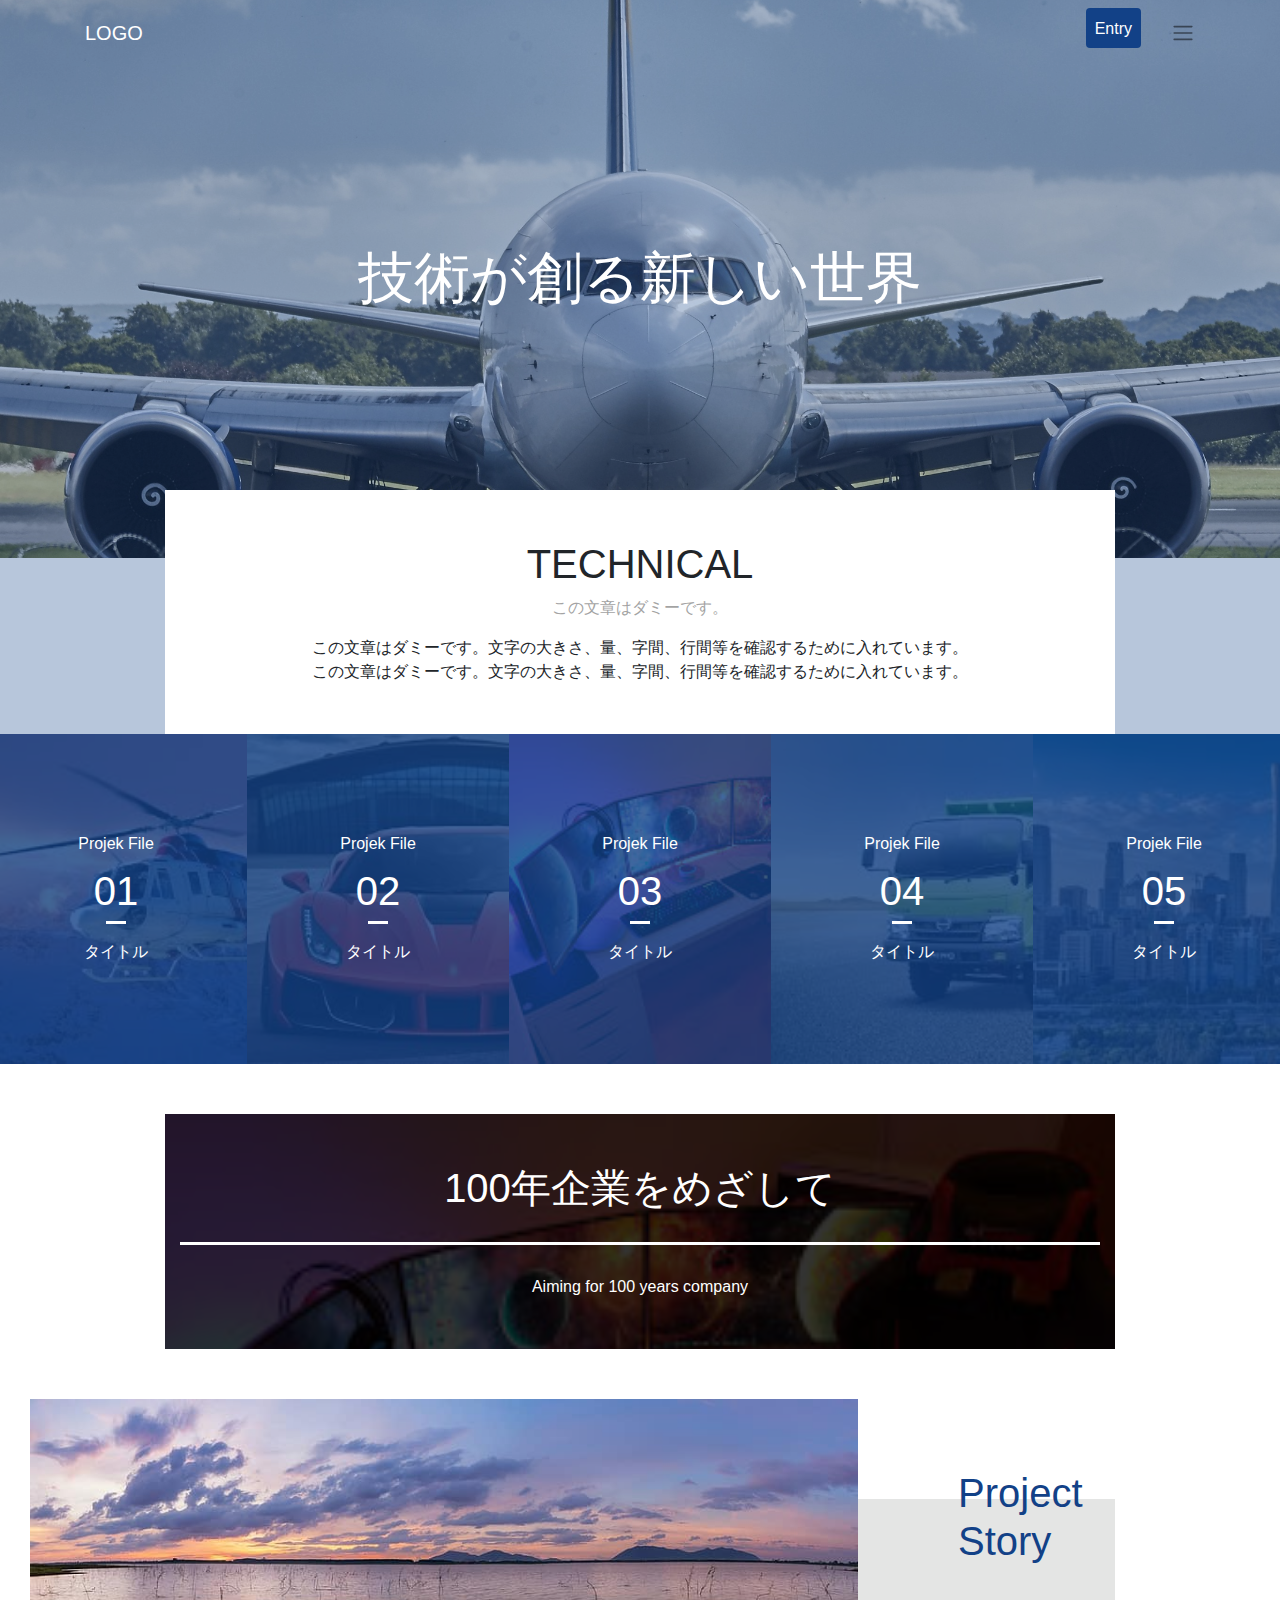
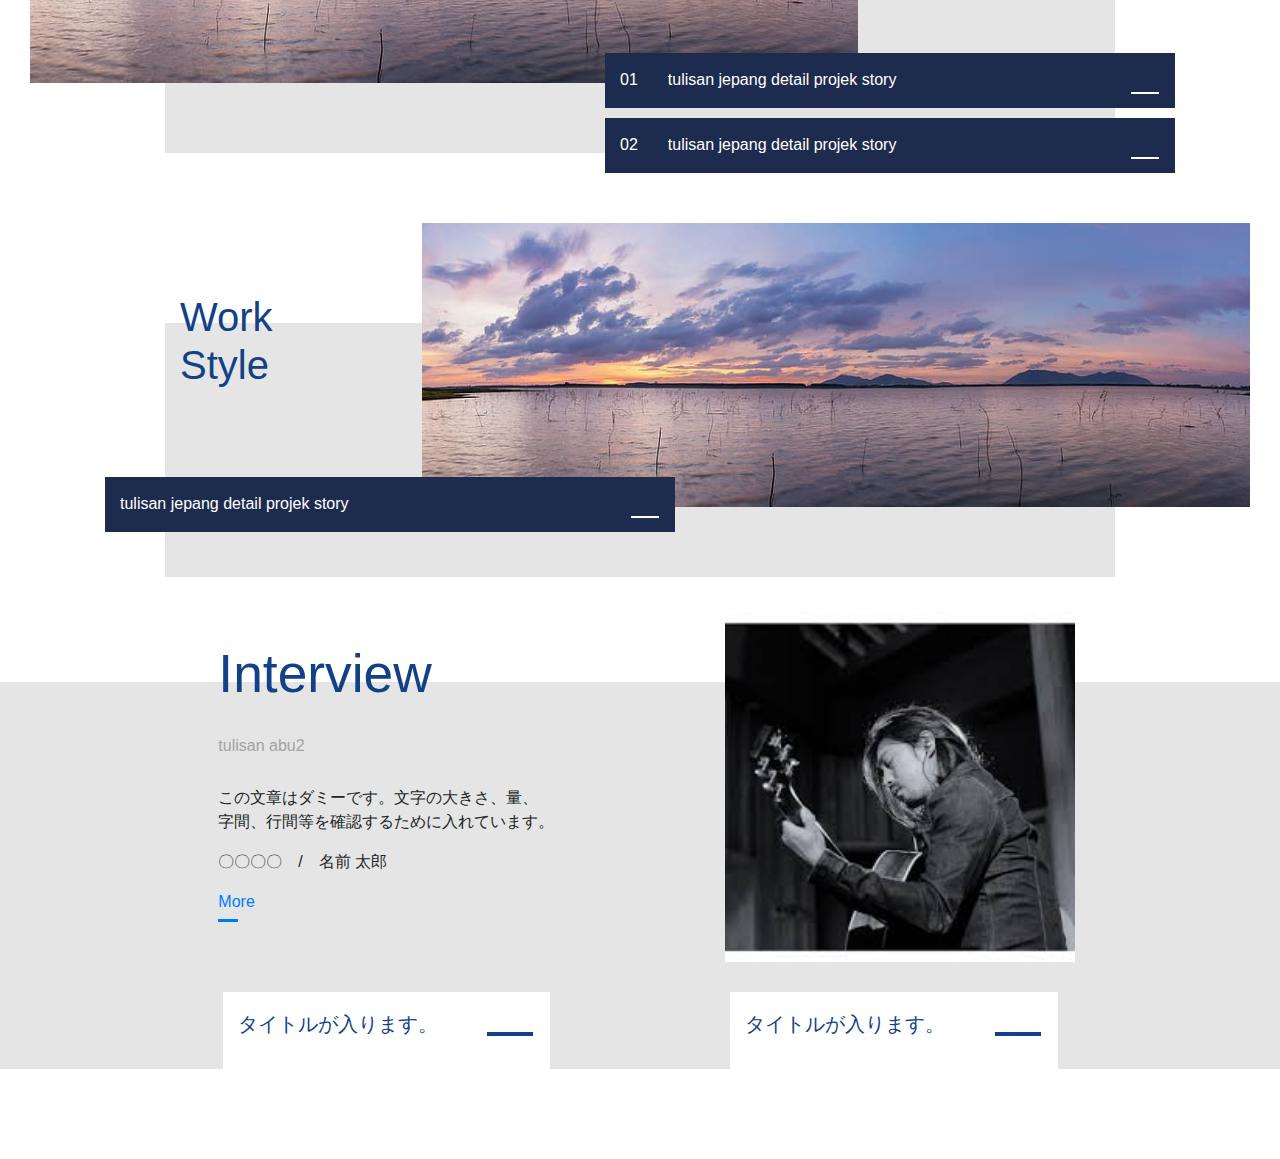
<file: 035/index.html>
<!doctype html>
<html lang="en">
  <head>
    <!-- Required meta tags -->
    <meta charset="utf-8">
    <meta name="viewport" content="width=device-width, initial-scale=1, shrink-to-fit=no">

    <!-- Bootstrap CSS -->
    <link rel="stylesheet" href="https://stackpath.bootstrapcdn.com/bootstrap/4.5.2/css/bootstrap.min.css" integrity="sha384-JcKb8q3iqJ61gNV9KGb8thSsNjpSL0n8PARn9HuZOnIxN0hoP+VmmDGMN5t9UJ0Z" crossorigin="anonymous">

    <!-- my css -->
    <link rel="stylesheet" href="style.css">

    <title>Projek PABW</title>
  </head>
  <body>

  <!-- navbar -->
  <nav class="navbar navbar-expand-lg navbar-light">
    <div class="container">
      <a class="navbar-brand" href="#" style="color: white;">LOGO</a>
      <button class="navbar-toggler" type="button" data-toggle="collapse" data-target="#navbarNavAltMarkup" aria-controls="navbarNavAltMarkup" aria-expanded="false" aria-label="Toggle navigation">
        <span class="navbar-toggler-icon"></span>
      </button>
      <div class="collapse navbar-collapse" id="navbarNavAltMarkup">
        <div class="navbar-nav ml-auto">
          <a class="nav-link btn btn-biru" href="#" style="color: white;">Entry</a>
          <li class="nav-item dropdown">
            <a class="nav-link navbar-toggler-icon" href="#" id="navbarDropdown" role="button" data-toggle="dropdown" aria-haspopup="true" aria-expanded="false">
            </a>
            <div class="dropdown-menu" aria-labelledby="navbarDropdown">
              <a class="dropdown-item" href="#">Action</a>
              <a class="dropdown-item" href="#">Another action</a>
              <div class="dropdown-divider"></div>
              <a class="dropdown-item" href="#">Something else here</a>
            </div>
          </li>
        </div>
      </div>
    </div>
  </nav>
  <!-- akhir navbar -->

  <!-- jumbotron -->
  <div class="jumbotron jumbotron-fluid">
    <div class="container">
      <h1 class="display-4">技術が創る新しい世界</h1>
    </div>
  </div>
  <!-- akhir jumbotron -->

  <!-- info panel -->
  <div class="container">
    <div class="row justify-content-center">
      <div class="col-10 info-panel">
        <div class="row">
          <div class="col-lg">
            <h1>TECHNICAL</h1>
            <p style="color: #a3a3a3;">この文章はダミーです。</p>
            <p class="tpanelakhir">
              この文章はダミーです。文字の大きさ、量、字間、行間等を確認するために入れています。 <br>
              この文章はダミーです。文字の大きさ、量、字間、行間等を確認するために入れています。
            </p>
          </div>
        </div>
      </div>
    </div>
  </div>
  <!-- akhir info panel -->

  <!-- info projek -->
  <div class="row justify-content-center">
    <div class="col info-projek">
      <div class="row">
        <div class="col projek1">
          <h6>Projek File</h5>
          <p class="nomer">01</p>
          <p class="tprojekakhir">タイトル</p>
        </div>
        <div class="col projek2">
          <h6>Projek File</h5>
          <p class="nomer">02</p>
          <p class="tprojekakhir">タイトル</p>
        </div>
        <div class="col projek3">
          <h6>Projek File</h5>
          <p class="nomer">03</p>
          <p class="tprojekakhir">タイトル</p>
        </div>
        <div class="col projek4">
          <h6>Projek File</h5>
          <p class="nomer">04</p>
          <p class="tprojekakhir">タイトル</p>
        </div>
        <div class="col projek5">
          <h6>Projek File</h5>
          <p class="nomer">05</p> 
          <p class="tprojekakhir">タイトル</p>
        </div>
      </div>
    </div>
  </div>
  <!-- akhir info projek -->

  <!-- panel ke2 -->
  <div class="container">
    <div class="row justify-content-center">
      <div class="col-10 info-panel2">
        <div class="row">
          <div class="col-lg">
            <h1>100年企業をめざして</h1>
            <p class="tpanel2akhir">
              Aiming for 100 years company
            </p>
          </div>
        </div>
      </div>
    </div>
  </div>
  <!-- akhir panel ke2 -->

  <!-- projek story -->
  <div class="container">
    <div class="row justify-content-center">
      <div class="col-lg-10 projek-story">
        <div class="row">
          <div class="col-lg">
            <img src="img/img_story.jpg" alt="" class="float-left" style="margin-right: 100px;">
            <h1>Project <br>Story </h1>
          </div>
        </div>
      </div>
    </div>
    <div class="row justify-content-center">
      <div class="col-lg-6 panel-kecil">
        <p><span>01</span>tulisan jepang detail projek story</p>
        <img src="img/icon_line.png" alt="">
      </div>
    </div>
    <div class="row justify-content-center">
      <div class="col-lg-6 panel-kecil2">
        <p><span>02</span>tulisan jepang detail projek story</p>
        <img src="img/icon_line.png" alt="">
      </div>
    </div>
  </div>
  <!-- akhir projek story -->

  <!-- work style -->
  <div class="container">
    <div class="row justify-content-center">
      <div class="col-lg-10 work-style">
        <div class="row">
          <div class="col-lg">
            <img src="img/img_story.jpg" alt="" class="float-right" style="margin-left: 100px;">
            <h1>Work <br>Style </h1>
          </div>
        </div>
      </div>
    </div>
    <div class="row justify-content-center">
      <div class="col-lg-6 panel-kecilw">
        <p>tulisan jepang detail projek story</p>
        <img src="img/icon_line.png" alt="">
      </div>
    </div>
  </div>
  <!-- akhir work style -->

  <!-- interview -->
  
    <div class="row justify-content-center">
      <div class="col-lg-12 interview">
          <div class="row justify-content-center">
            <div class="col-lg-4">
              <h1> Interview </h1>
              <h6>tulisan abu2</h6>
              <p style="margin-top: 30px;">この文章はダミーです。文字の大きさ、量、 <br>
                字間、行間等を確認するために入れています。</p>
              <p>〇〇〇〇　/　名前  太郎</p>
              <a href="">More</a>
            </div>
            <div class="col-lg-4">
              <img src="img/img_orang.jpg" alt="">
            </div>
          </div>
          <div class="row justify-content-center" style="margin-bottom: -90px; padding-top: 30px;">
            <div class="col-lg-3 b1interview">
              <h5>タイトルが入ります。</h5>
              <img src="img/icon_linebiru.png" alt="" style="margin-bottom: 100px;">
            </div>
            <div class="col-lg-3 b2interview">
              <h5>タイトルが入ります。</h5>
              <img src="img/icon_linebiru.png" alt="">
            </div>
          </div>
      </div>
    </div>
  
  <!-- akhir interview -->
  

    <!-- Optional JavaScript -->
    <!-- jQuery first, then Popper.js, then Bootstrap JS -->
    <script src="https://code.jquery.com/jquery-3.5.1.slim.min.js" integrity="sha384-DfXdz2htPH0lsSSs5nCTpuj/zy4C+OGpamoFVy38MVBnE+IbbVYUew+OrCXaRkfj" crossorigin="anonymous"></script>
    <script src="https://cdn.jsdelivr.net/npm/popper.js@1.16.1/dist/umd/popper.min.js" integrity="sha384-9/reFTGAW83EW2RDu2S0VKaIzap3H66lZH81PoYlFhbGU+6BZp6G7niu735Sk7lN" crossorigin="anonymous"></script>
    <script src="https://stackpath.bootstrapcdn.com/bootstrap/4.5.2/js/bootstrap.min.js" integrity="sha384-B4gt1jrGC7Jh4AgTPSdUtOBvfO8shuf57BaghqFfPlYxofvL8/KUEfYiJOMMV+rV" crossorigin="anonymous"></script>
  </body> 
</html>
</file>
<file: 035/style.css>
/* jumbotron */
.jumbotron{
    background-image: url(img/img_jumbotron.jpg);
    background-size: cover;
    height: 150mm;
    margin-top: -75px;
    text-align: center;
}
.jumbotron .display-4{
    position: relative;
    z-index: 1;
    color: white;
    margin-top: 50mm;
}
.jumbotron::after{
    content: '';
    display: block;
    width: 100%;
    height: 100%;
    background-color:#124187 ;
    opacity: 30%;
    position: absolute;
    bottom: 0;
}

/* navbar */
.navbar{
    position: relative;
    z-index: 1;
}
.navbar-toggler-icon{
    color: #124187;
    height: 50px;
}
.btn-biru{
    background-color:#124187 ;
    height: 40px;
}
.nav-link{
    margin-left: 30px;
}

/* info panel */
.info-panel{
    background-color:white;
    text-align: center;
    margin-top: -100px;
}
.info-panel h1{
    margin-top: 50px;
}
.tpanelakhir{
    margin-bottom: 50px;
}

/* info projek */
.info-projek{
    text-align: center;
    position: relative;
    color: white;
}
.info-projek::after{
    content: '';
    display: block;
    width: 100%;
    height: 100%;
    background-color:#124187 ;
    opacity: 80%;
    position: absolute;
    bottom: 0;
    left:0;
}
.info-projek h6{
    margin-top: 100px;
    position: relative;
    z-index: 1;
}
.nomer{
    align-self: center;
    font-size: 30pt;
    position: relative;
    z-index: 1;
}
.nomer::after{
    content: '';
    display: block;
    border-bottom: 3px solid white;
    width: 20px;
    margin:auto;
}
.tprojekakhir{
    margin-bottom: 100px;
    position: relative;
    z-index: 1;
}
/* .garis{
    border-bottom: 3px solid white;
    width: 50px;
    margin-left: 100px;
} */

.projek1{
    background-image: url(img/img_projek1.jpg);
    background-size: cover;
}
.projek2{
    background-image: url(img/img_projek2.jpg);
    background-size: cover;
}
.projek3{
    background-image: url(img/img_projek3.jpg);
    background-size: cover;
}
.projek4{
    background-image: url(img/img_projek4.jpg);
    background-size: cover;
}
.projek5{
    background-image: url(img/img_projek5.jpg);
    background-size: cover;
}

/* info panel ke2 */
.info-panel2{
    background-image: url(img/img_projek3.jpg);
    background-size: cover;
    text-align: center;
    color: white;
    margin-top: 50px;
    margin-bottom: 50px;
}
.info-panel2 h1{
    margin-top: 50px;
    position: relative;
    z-index: 1;
}
.info-panel2 h1::after{ 
    content: '';
    display: block;
    border-bottom: 3px solid white;
    margin-top: 30px;
    margin-bottom: 30px;
}
.info-panel2 p{
    position: relative;
    z-index: 1;
}
.tpanel2akhir{
    margin-bottom: 50px;
    position: relative;
    z-index: 1;
}
.info-panel2::after{
    content: '';
    display: block;
    width: 100%;
    height: 100%;
    background-color:black ;
    opacity: 80%;
    position: absolute;
    bottom: 0;
    left:0;
}

/* projek story */
.projek-story{
    background-color:#e4e5e4;
    text-align: center;
    margin-top: 100px;
}
.projek-story h1{
    margin-top: -30px;
    color: #124187;
    text-align: left;
}
/* .projek-story::after{
    content: '';
    display: block;
    width: 100%;
    height: 100%;
    background-image: url(img/img_projek5.jpg);
    position: absolute;
    bottom: 0;
    left:0;
} */
.projek-story img{
    margin-top: -100px;
    margin-left: -150px;
    margin-bottom: 70px;
    width: 90%;
}
/* panel kecil */
.panel-kecil{
    background-color:#1d2b4e;
    text-align: center;
    margin-bottom: 50px;
    margin-top: -100px;
    margin-left: 500px;
}
.panel-kecil p{
    color: white;
    padding: none;
    text-align: left;
    margin-top: 15px;
}
.panel-kecil p span{
    margin-right: 30px;
}
.panel-kecil img{
    margin-top: -30px;
    float: right;    
    width: 30px;
}
/* panel kecil 2 */
.panel-kecil2{
    background-color:#1d2b4e;
    text-align: center;
    margin-bottom: 50px;
    margin-top: -40px;
    margin-left: 500px;
}
.panel-kecil2 p{
    color: white;
    padding: none;
    text-align: left;
    margin-top: 15px;
}
.panel-kecil2 p span{
    margin-right: 30px;
}
.panel-kecil2 img{
    margin-top: -30px;
    float: right;    
    width: 30px;
}

/* work style */
.work-style{
    background-color:#e4e5e4;
    text-align: center;
    margin-top: 100px;
}
.work-style h1{
    margin-top: -30px;
    color: #124187;
    text-align: left;
}
.work-style img{
    margin-top: -100px;
    margin-right: -150px;
    margin-bottom: 70px;
    width: 90%;
}
/* panel kecil */
.panel-kecilw{
    background-color:#1d2b4e;
    text-align: center;
    margin-bottom: 50px;
    margin-top: -100px;
    margin-right: 500px;
}
.panel-kecilw p{
    color: white;
    padding: none;
    text-align: left;
    margin-top: 15px;
}
.panel-kecilw p span{
    margin-right: 30px;
}
.panel-kecilw img{
    margin-top: -30px;
    float: right;    
    width: 30px;
}

/* interview */
.interview{
    background-color:#e4e5e4;
    margin-top: 100px;
}
.interview h1{
    margin-top: -40px;
    color: #124187;
    text-align: left;
    font-size: 40pt;
}
.interview h6{
    margin-top: 30px;
    color: #a3a3a3;
    text-align: left;
}
.interview a::after{
    content: '';
    display: block;
    border-bottom: 3px solid;
    width: 20px;
    margin-top: 5px;
}
.interview img{
    margin-top: -70px;
    margin-left: 70px;
    width: 350px;
}
.interview h5{
    margin-top: 20px;
    color: #124187;
}
/* binterview */
.b1interview{
    margin-right: 90px;
    background-color:white;
}
.b1interview img{
    padding-top: 35px;
    float: right;
    width: 50px;
}
.b2interview{
    margin-left: 90px;
    background-color:white;
}
.b2interview img{
    padding-top: 35px;
    float: right;
    width: 50px;
}
</file>
